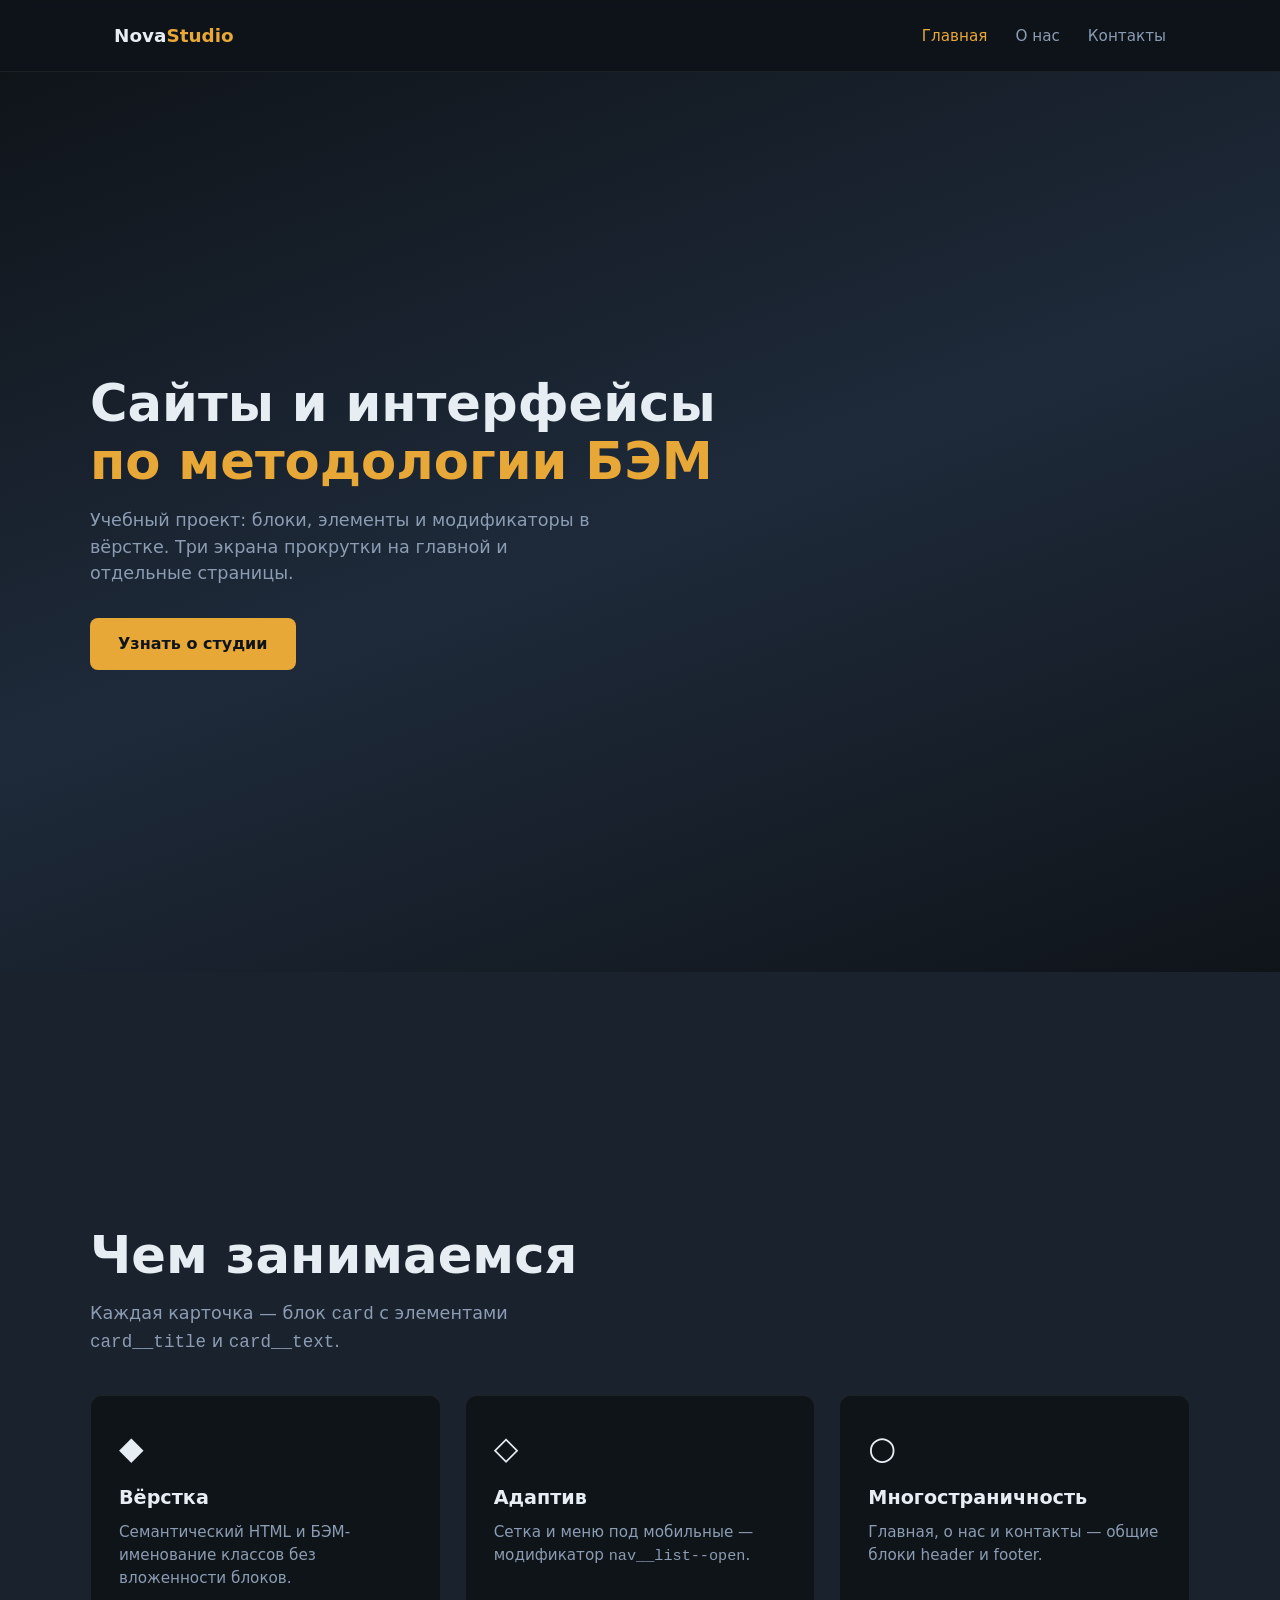
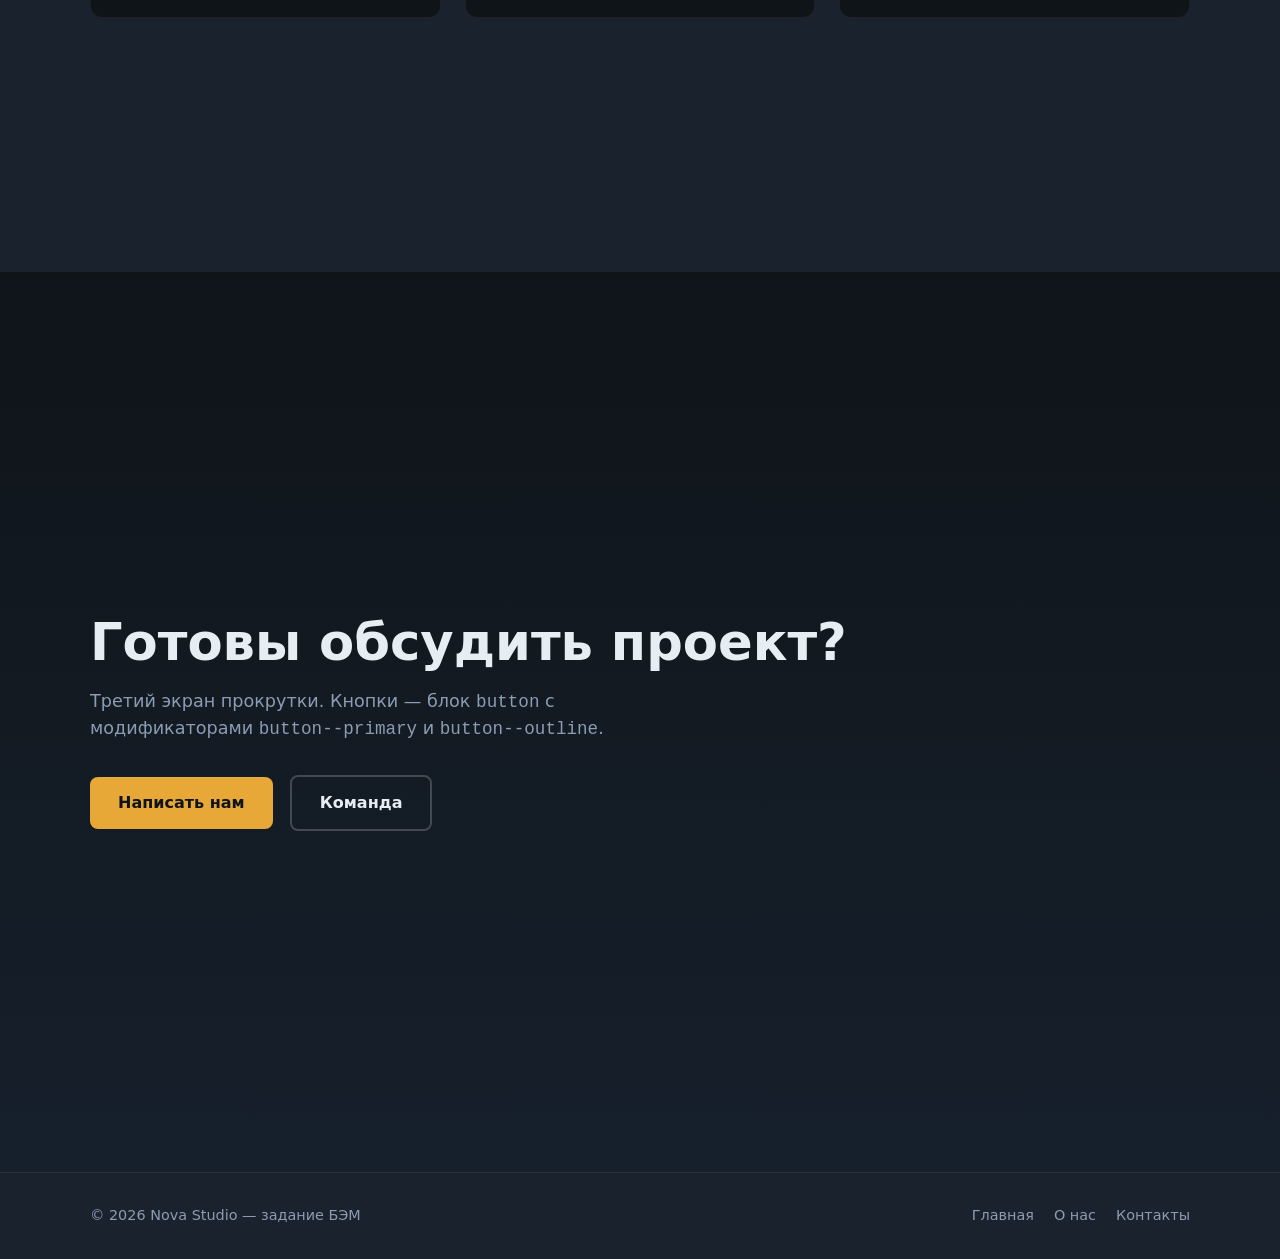
<file: docs/index.html>
<!DOCTYPE html>
<html lang="ru">
<head>
  <meta charset="UTF-8">
  <meta name="viewport" content="width=device-width, initial-scale=1.0">
  <title>Nova Studio — главная</title>
  <link rel="stylesheet" href="css/style.css">
</head>
<body class="page page--home">
  <!-- block: header -->
  <header class="header">
    <div class="header__inner">
      <a href="index.html" class="header__logo">Nova<span class="header__logo-accent">Studio</span></a>
      <!-- block: nav -->
      <nav class="nav">
        <button type="button" class="nav__burger" aria-label="Меню">
          <span class="nav__burger-line"></span>
          <span class="nav__burger-line"></span>
          <span class="nav__burger-line"></span>
        </button>
        <ul class="nav__list">
          <li><a href="index.html" class="nav__link nav__link--active">Главная</a></li>
          <li><a href="about.html" class="nav__link">О нас</a></li>
          <li><a href="contacts.html" class="nav__link">Контакты</a></li>
        </ul>
      </nav>
    </div>
  </header>

  <main class="page__main">
    <!-- screen 1: hero -->
    <section class="screen screen--hero" id="hero">
      <div class="screen__inner">
        <h1 class="screen__title">Сайты и интерфейсы<br><span class="screen__title--accent">по методологии БЭМ</span></h1>
        <p class="screen__text">Учебный проект: блоки, элементы и модификаторы в вёрстке. Три экрана прокрутки на главной и отдельные страницы.</p>
        <a href="about.html" class="button button--primary">Узнать о студии</a>
      </div>
    </section>

    <!-- screen 2: services -->
    <section class="screen screen--services" id="services">
      <div class="screen__inner">
        <h2 class="screen__title">Чем занимаемся</h2>
        <p class="screen__text">Каждая карточка — блок <code>card</code> с элементами <code>card__title</code> и <code>card__text</code>.</p>
        <div class="cards-grid">
          <article class="card">
            <div class="card__icon">◆</div>
            <h3 class="card__title">Вёрстка</h3>
            <p class="card__text">Семантический HTML и БЭМ-именование классов без вложенности блоков.</p>
          </article>
          <article class="card">
            <div class="card__icon">◇</div>
            <h3 class="card__title">Адаптив</h3>
            <p class="card__text">Сетка и меню под мобильные — модификатор <code>nav__list--open</code>.</p>
          </article>
          <article class="card">
            <div class="card__icon">○</div>
            <h3 class="card__title">Многостраничность</h3>
            <p class="card__text">Главная, о нас и контакты — общие блоки header и footer.</p>
          </article>
        </div>
      </div>
    </section>

    <!-- screen 3: cta -->
    <section class="screen screen--cta" id="cta">
      <div class="screen__inner">
        <h2 class="screen__title">Готовы обсудить проект?</h2>
        <p class="screen__text">Третий экран прокрутки. Кнопки — блок <code>button</code> с модификаторами <code>button--primary</code> и <code>button--outline</code>.</p>
        <a href="contacts.html" class="button button--primary">Написать нам</a>
        <a href="about.html" class="button button--outline" style="margin-left: 12px;">Команда</a>
      </div>
    </section>
  </main>

  <!-- block: footer -->
  <footer class="footer">
    <div class="footer__inner">
      <p class="footer__copy">© 2026 Nova Studio — задание БЭМ</p>
      <div class="footer__links">
        <a href="index.html" class="footer__link">Главная</a>
        <a href="about.html" class="footer__link">О нас</a>
        <a href="contacts.html" class="footer__link">Контакты</a>
      </div>
    </div>
  </footer>

  <script src="js/main.js"></script>
</body>
</html>
</file>
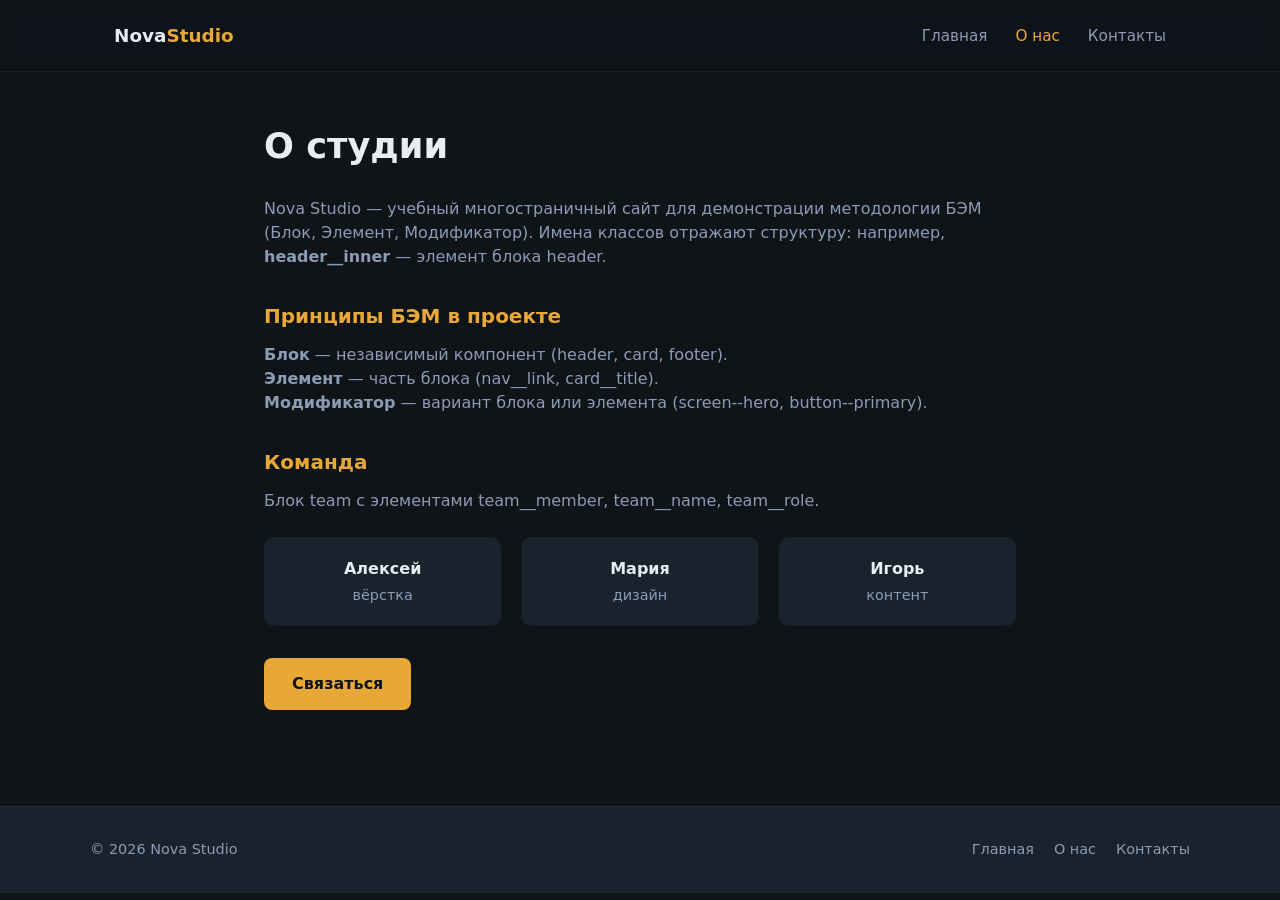
<file: docs/about.html>
<!DOCTYPE html>
<html lang="ru">
<head>
  <meta charset="UTF-8">
  <meta name="viewport" content="width=device-width, initial-scale=1.0">
  <title>Nova Studio — о нас</title>
  <link rel="stylesheet" href="css/style.css">
</head>
<body class="page page--about">
  <header class="header">
    <div class="header__inner">
      <a href="index.html" class="header__logo">Nova<span class="header__logo-accent">Studio</span></a>
      <nav class="nav">
        <button type="button" class="nav__burger" aria-label="Меню">
          <span class="nav__burger-line"></span>
          <span class="nav__burger-line"></span>
          <span class="nav__burger-line"></span>
        </button>
        <ul class="nav__list">
          <li><a href="index.html" class="nav__link">Главная</a></li>
          <li><a href="about.html" class="nav__link nav__link--active">О нас</a></li>
          <li><a href="contacts.html" class="nav__link">Контакты</a></li>
        </ul>
      </nav>
    </div>
  </header>

  <main class="page__main">
    <div class="content">
      <h1 class="content__title">О студии</h1>
      <p class="content__text">
        Nova Studio — учебный многостраничный сайт для демонстрации методологии БЭМ (Блок, Элемент, Модификатор).
        Имена классов отражают структуру: например, <strong>header__inner</strong> — элемент блока header.
      </p>

      <h2 class="content__subtitle">Принципы БЭМ в проекте</h2>
      <p class="content__text">
        <strong>Блок</strong> — независимый компонент (header, card, footer).<br>
        <strong>Элемент</strong> — часть блока (nav__link, card__title).<br>
        <strong>Модификатор</strong> — вариант блока или элемента (screen--hero, button--primary).
      </p>

      <h2 class="content__subtitle">Команда</h2>
      <p class="content__text">Блок team с элементами team__member, team__name, team__role.</p>
      <div class="team">
        <div class="team__member">
          <p class="team__name">Алексей</p>
          <p class="team__role">вёрстка</p>
        </div>
        <div class="team__member">
          <p class="team__name">Мария</p>
          <p class="team__role">дизайн</p>
        </div>
        <div class="team__member">
          <p class="team__name">Игорь</p>
          <p class="team__role">контент</p>
        </div>
      </div>

      <p style="margin-top: 32px;">
        <a href="contacts.html" class="button button--primary">Связаться</a>
      </p>
    </div>
  </main>

  <footer class="footer">
    <div class="footer__inner">
      <p class="footer__copy">© 2026 Nova Studio</p>
      <div class="footer__links">
        <a href="index.html" class="footer__link">Главная</a>
        <a href="about.html" class="footer__link">О нас</a>
        <a href="contacts.html" class="footer__link">Контакты</a>
      </div>
    </div>
  </footer>

  <script src="js/main.js"></script>
</body>
</html>
</file>
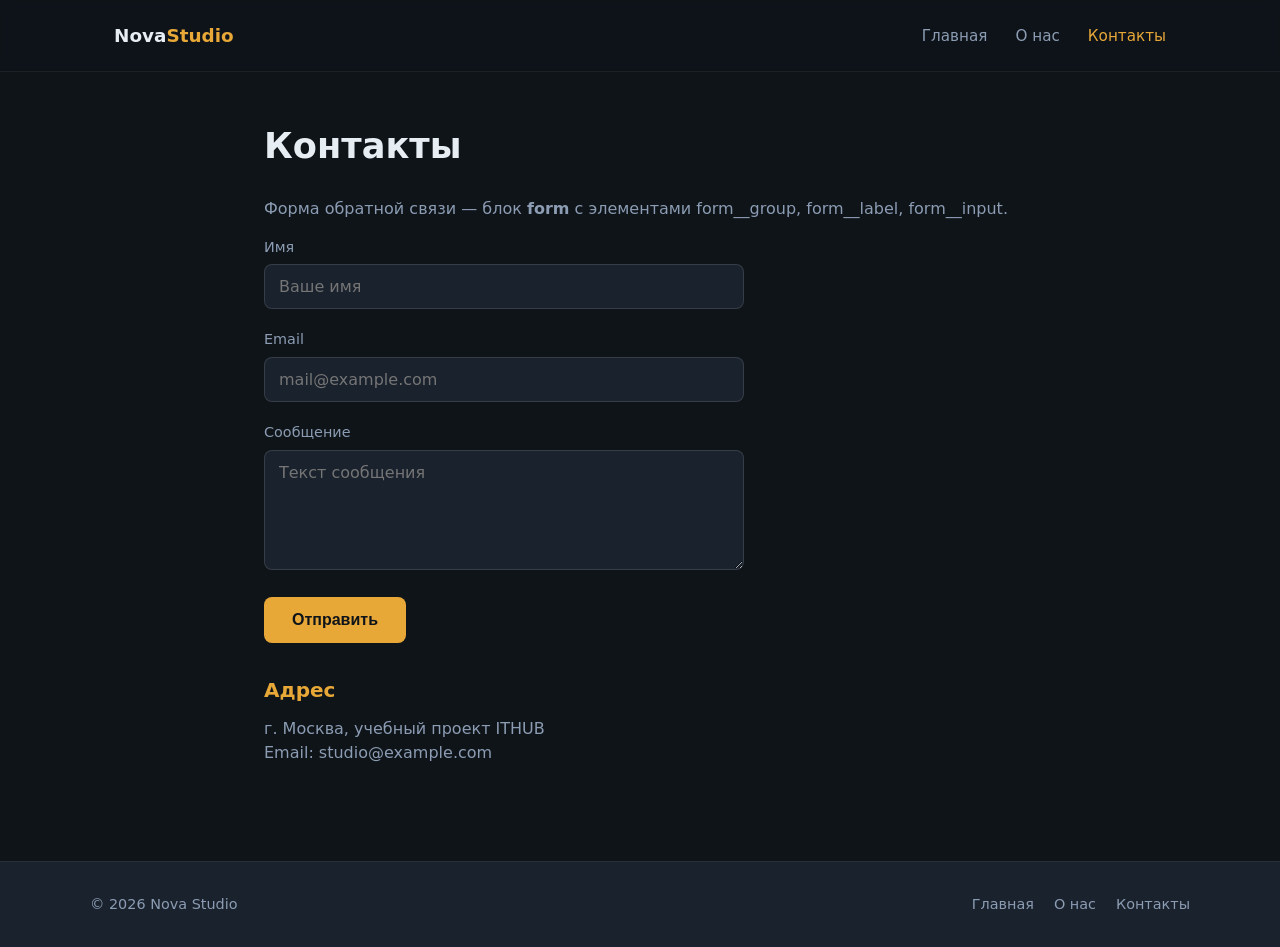
<file: docs/contacts.html>
<!DOCTYPE html>
<html lang="ru">
<head>
  <meta charset="UTF-8">
  <meta name="viewport" content="width=device-width, initial-scale=1.0">
  <title>Nova Studio — контакты</title>
  <link rel="stylesheet" href="css/style.css">
</head>
<body class="page page--contacts">
  <header class="header">
    <div class="header__inner">
      <a href="index.html" class="header__logo">Nova<span class="header__logo-accent">Studio</span></a>
      <nav class="nav">
        <button type="button" class="nav__burger" aria-label="Меню">
          <span class="nav__burger-line"></span>
          <span class="nav__burger-line"></span>
          <span class="nav__burger-line"></span>
        </button>
        <ul class="nav__list">
          <li><a href="index.html" class="nav__link">Главная</a></li>
          <li><a href="about.html" class="nav__link">О нас</a></li>
          <li><a href="contacts.html" class="nav__link nav__link--active">Контакты</a></li>
        </ul>
      </nav>
    </div>
  </header>

  <main class="page__main">
    <div class="content">
      <h1 class="content__title">Контакты</h1>
      <p class="content__text">
        Форма обратной связи — блок <strong>form</strong> с элементами form__group, form__label, form__input.
      </p>

      <form class="form" action="#" method="post">
        <div class="form__group">
          <label class="form__label" for="name">Имя</label>
          <input class="form__input" type="text" id="name" name="name" placeholder="Ваше имя" required>
        </div>
        <div class="form__group">
          <label class="form__label" for="email">Email</label>
          <input class="form__input" type="email" id="email" name="email" placeholder="mail@example.com" required>
        </div>
        <div class="form__group">
          <label class="form__label" for="message">Сообщение</label>
          <textarea class="form__textarea" id="message" name="message" placeholder="Текст сообщения"></textarea>
        </div>
        <button type="submit" class="button button--primary">Отправить</button>
      </form>

      <h2 class="content__subtitle">Адрес</h2>
      <p class="content__text">г. Москва, учебный проект ITHUB<br>Email: studio@example.com</p>
    </div>
  </main>

  <footer class="footer">
    <div class="footer__inner">
      <p class="footer__copy">© 2026 Nova Studio</p>
      <div class="footer__links">
        <a href="index.html" class="footer__link">Главная</a>
        <a href="about.html" class="footer__link">О нас</a>
        <a href="contacts.html" class="footer__link">Контакты</a>
      </div>
    </div>
  </footer>

  <script src="js/main.js"></script>
</body>
</html>
</file>
<file: docs/css/style.css>
/* БЭМ: block, block__element, block--modifier */

:root {
  --color-bg: #0f1419;
  --color-surface: #1a222d;
  --color-accent: #e8a838;
  --color-text: #e6edf3;
  --color-muted: #8b9cb3;
  --font: "Segoe UI", system-ui, sans-serif;
  --header-h: 72px;
}

*,
*::before,
*::after {
  box-sizing: border-box;
}

html {
  scroll-behavior: smooth;
}

body {
  margin: 0;
  font-family: var(--font);
  background: var(--color-bg);
  color: var(--color-text);
  line-height: 1.5;
}

.page {
  min-height: 100vh;
}

.page__main {
  padding-top: var(--header-h);
}

/* block: header */
.header {
  position: fixed;
  top: 0;
  left: 0;
  right: 0;
  z-index: 100;
  height: var(--header-h);
  background: rgba(15, 20, 25, 0.92);
  backdrop-filter: blur(8px);
  border-bottom: 1px solid rgba(255, 255, 255, 0.06);
}

.header__inner {
  max-width: 1100px;
  margin: 0 auto;
  padding: 0 24px;
  height: 100%;
  display: flex;
  align-items: center;
  justify-content: space-between;
}

.header__logo {
  font-weight: 700;
  font-size: 1.15rem;
  color: var(--color-text);
  text-decoration: none;
}

.header__logo-accent {
  color: var(--color-accent);
}

/* block: nav */
.nav__list {
  display: flex;
  gap: 28px;
  list-style: none;
  margin: 0;
  padding: 0;
}

.nav__link {
  color: var(--color-muted);
  text-decoration: none;
  font-size: 0.95rem;
  transition: color 0.2s;
}

.nav__link:hover,
.nav__link--active {
  color: var(--color-accent);
}

.nav__burger {
  display: none;
  flex-direction: column;
  gap: 5px;
  background: none;
  border: none;
  cursor: pointer;
  padding: 8px;
}

.nav__burger-line {
  width: 24px;
  height: 2px;
  background: var(--color-text);
}

/* block: screen (полноэкранная секция на главной) */
.screen {
  min-height: 100vh;
  display: flex;
  align-items: center;
  padding: 48px 24px;
}

.screen--hero {
  background: linear-gradient(160deg, #0f1419 0%, #1e2a3a 50%, #0f1419 100%);
}

.screen--services {
  background: var(--color-surface);
}

.screen--cta {
  background: linear-gradient(180deg, var(--color-bg), #16202c);
}

.screen__inner {
  max-width: 1100px;
  margin: 0 auto;
  width: 100%;
}

.screen__title {
  font-size: clamp(2rem, 5vw, 3.2rem);
  margin: 0 0 16px;
  line-height: 1.15;
}

.screen__title--accent {
  color: var(--color-accent);
}

.screen__text {
  max-width: 520px;
  color: var(--color-muted);
  font-size: 1.1rem;
  margin: 0 0 32px;
}

/* block: button */
.button {
  display: inline-block;
  padding: 14px 28px;
  border-radius: 8px;
  font-weight: 600;
  text-decoration: none;
  border: none;
  cursor: pointer;
  font-size: 1rem;
  transition: transform 0.15s, background 0.2s;
}

.button--primary {
  background: var(--color-accent);
  color: #0f1419;
}

.button--primary:hover {
  transform: translateY(-2px);
  background: #f0b84a;
}

.button--outline {
  background: transparent;
  color: var(--color-text);
  border: 2px solid rgba(255, 255, 255, 0.2);
}

.button--outline:hover {
  border-color: var(--color-accent);
  color: var(--color-accent);
}

/* block: cards-grid */
.cards-grid {
  display: grid;
  grid-template-columns: repeat(auto-fit, minmax(260px, 1fr));
  gap: 24px;
  margin-top: 40px;
}

/* block: card */
.card {
  background: var(--color-bg);
  border-radius: 12px;
  padding: 28px;
  border: 1px solid rgba(255, 255, 255, 0.06);
}

.card__icon {
  font-size: 2rem;
  margin-bottom: 12px;
}

.card__title {
  margin: 0 0 8px;
  font-size: 1.2rem;
}

.card__text {
  margin: 0;
  color: var(--color-muted);
  font-size: 0.95rem;
}

/* block: content (внутренние страницы) */
.content {
  max-width: 800px;
  margin: 0 auto;
  padding: 48px 24px 80px;
}

.content__title {
  font-size: 2.2rem;
  margin: 0 0 24px;
}

.content__subtitle {
  font-size: 1.25rem;
  color: var(--color-accent);
  margin: 32px 0 12px;
}

.content__text {
  color: var(--color-muted);
  margin: 0 0 16px;
}

/* block: team */
.team {
  display: grid;
  grid-template-columns: repeat(auto-fit, minmax(200px, 1fr));
  gap: 20px;
  margin-top: 24px;
}

.team__member {
  background: var(--color-surface);
  padding: 20px;
  border-radius: 10px;
  text-align: center;
}

.team__name {
  margin: 0 0 4px;
  font-weight: 600;
}

.team__role {
  margin: 0;
  font-size: 0.9rem;
  color: var(--color-muted);
}

/* block: form */
.form {
  max-width: 480px;
}

.form__group {
  margin-bottom: 20px;
}

.form__label {
  display: block;
  margin-bottom: 6px;
  font-size: 0.9rem;
  color: var(--color-muted);
}

.form__input,
.form__textarea {
  width: 100%;
  padding: 12px 14px;
  border-radius: 8px;
  border: 1px solid rgba(255, 255, 255, 0.12);
  background: var(--color-surface);
  color: var(--color-text);
  font-family: inherit;
  font-size: 1rem;
}

.form__textarea {
  min-height: 120px;
  resize: vertical;
}

.form__input:focus,
.form__textarea:focus {
  outline: none;
  border-color: var(--color-accent);
}

/* block: footer */
.footer {
  background: var(--color-surface);
  padding: 32px 24px;
  border-top: 1px solid rgba(255, 255, 255, 0.06);
}

.footer__inner {
  max-width: 1100px;
  margin: 0 auto;
  display: flex;
  flex-wrap: wrap;
  justify-content: space-between;
  align-items: center;
  gap: 16px;
}

.footer__copy {
  margin: 0;
  color: var(--color-muted);
  font-size: 0.9rem;
}

.footer__links {
  display: flex;
  gap: 20px;
}

.footer__link {
  color: var(--color-muted);
  text-decoration: none;
  font-size: 0.9rem;
}

.footer__link:hover {
  color: var(--color-accent);
}

@media (max-width: 768px) {
  .nav__list {
    display: none;
    position: absolute;
    top: var(--header-h);
    left: 0;
    right: 0;
    flex-direction: column;
    background: var(--color-surface);
    padding: 20px 24px;
    gap: 16px;
  }

  .nav__list--open {
    display: flex;
  }

  .nav__burger {
    display: flex;
  }
}
</file>
